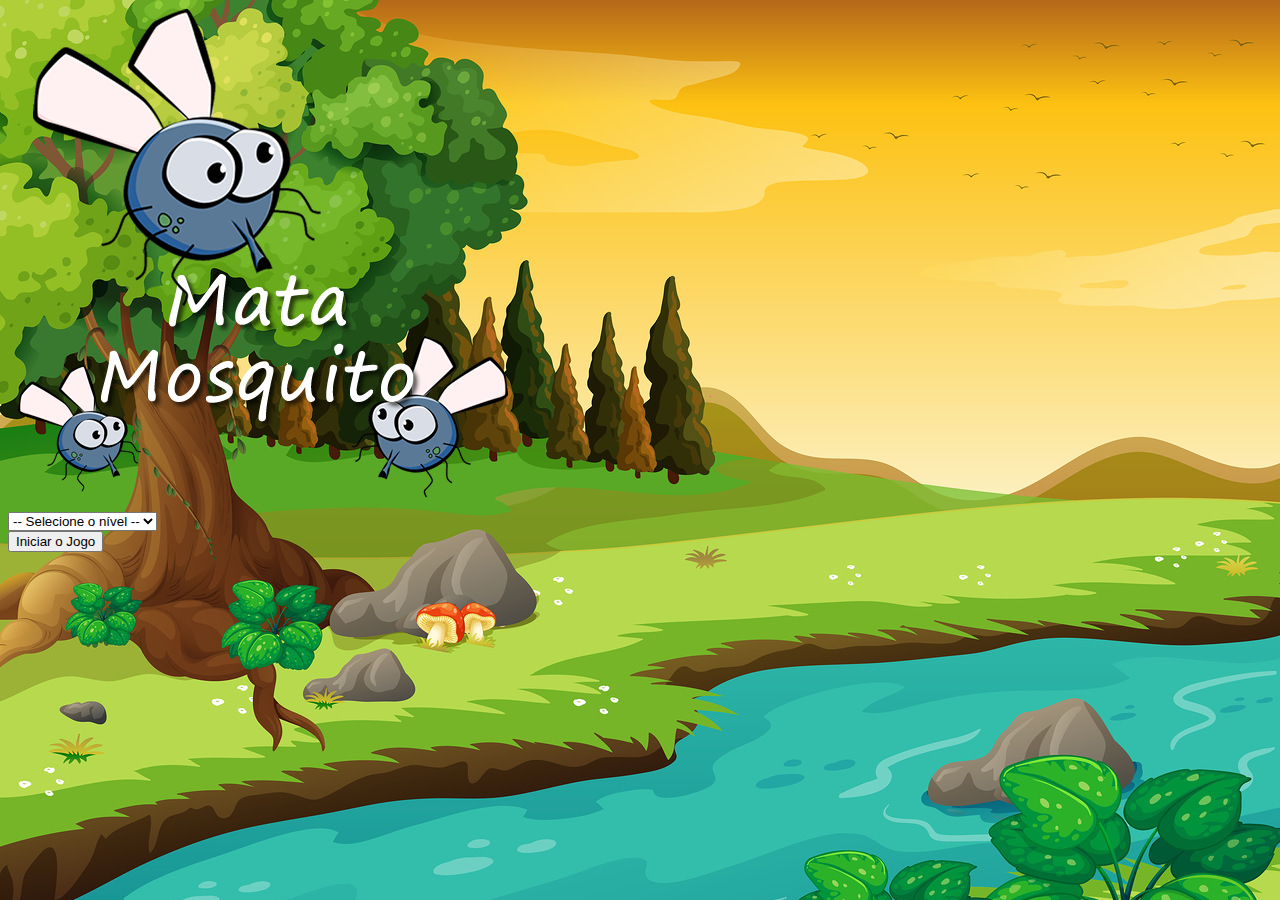
<file: public_html/index.html>
<!DOCTYPE html>
<!--
To change this license header, choose License Headers in Project Properties.
To change this template file, choose Tools | Templates
and open the template in the editor.
-->
<html>
    <head>
        <title>TODO supply a title</title>
        <meta charset="UTF-8">
        <meta name="viewport" content="width=device-width, initial-scale=1.0">
        <link href="https://cdn.jsdelivr.net/npm/bootstrap@5.2.0/dist/css/bootstrap.min.css" rel="stylesheet" integrity="sha384-gH2yIJqKdNHPEq0n4Mqa/HGKIhSkIHeL5AyhkYV8i59U5AR6csBvApHHNl/vI1Bx" crossorigin="anonymous" />
        <link rel="stylesheet" href="estilo.css" />
        
        <script>
            function iniciarJogo() {
               var nivel= document.getElementById('nivel').value
               
               if(nivel ===''){
                   alert('Selecione um nível para iniciar o jogo.')
                   return false
               }
               
               window.location.href="app.html?" + nivel
            }
        </script>
    </head>
    <body>
        <div class="container">
            <div class="row">
                <div class="col">
                    <div class="d-flex justify-content-center">
                        <img src="imagens/game.png" />
                    </div>
                </div>
            </div>

            <div class="row">
                <div class="col">
                    <div class="d-flex justify-content-center">
                        <div class="mb-2">
                            <select class="form-control" id="nivel">
                                <option value="">-- Selecione o nível --</option>
                                <option value="normal">Normal</option>
                                <option value="intermediario">Intermediário</option>
                                <option value="avancado">Avançado</option>
                            </select>
                        </div>
                    </div>
                </div>
            </div>

            <div class="row">
                <div class="col">
                    <div class="d-flex justify-content-center">
                        <button type="button" class="btn btn-danger btn-lg" onclick="iniciarJogo()">Iniciar o Jogo</button>
                    </div>
                </div>
            </div>

        </div>
    </body>
</html>
</file>
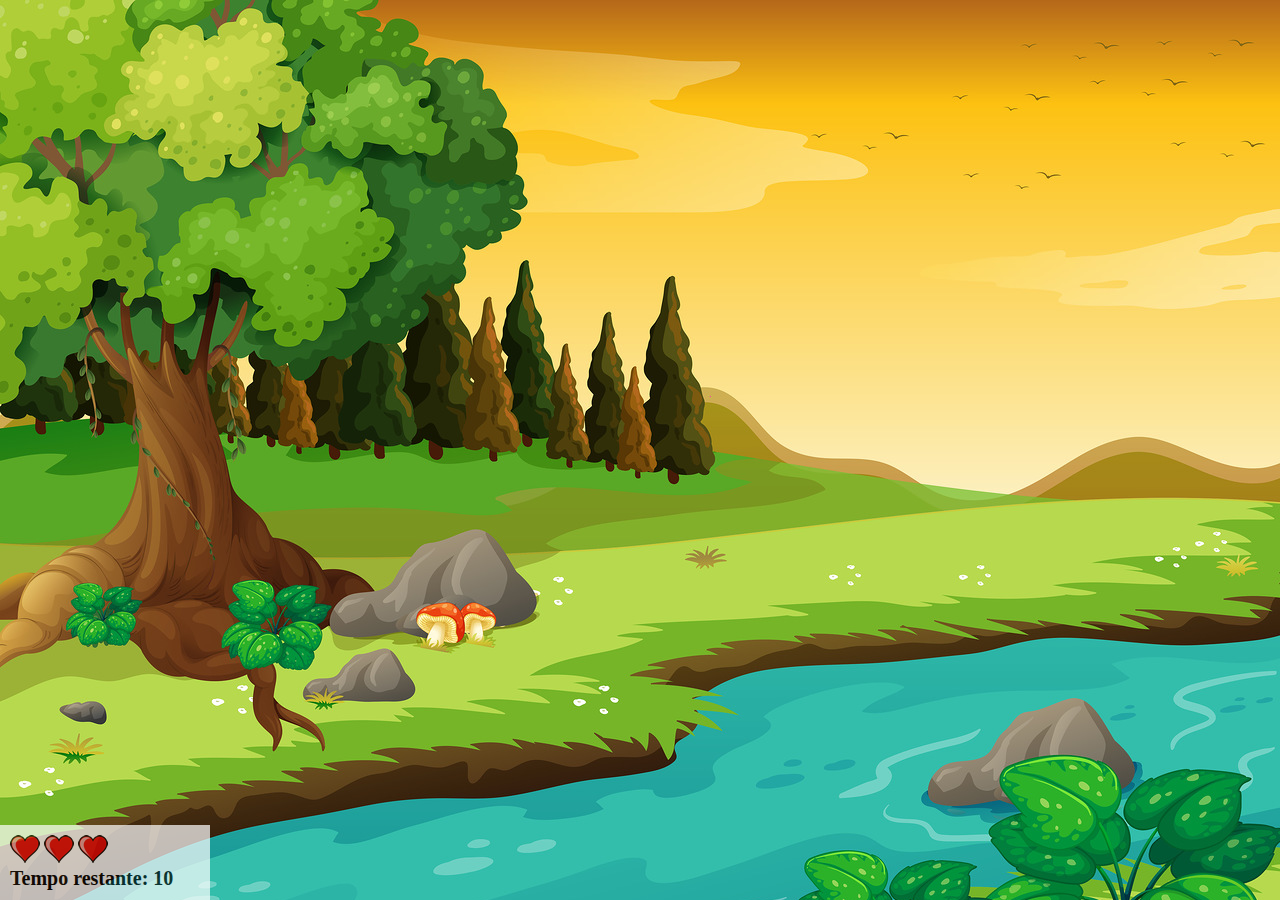
<file: public_html/app.html>
<!DOCTYPE HTML>
<html lang="pt-br">
    <head>
        <title></title>
        <link rel="stylesheet" href="estilo.css" />
        <script src="jogo.js"></script>
    </head>
    <body onresize="ajustaPalcoJogo()">
        <div class="painel">
            <div class="vidas">
                <img id="v1" src="imagens/coracao_cheio.png" />
                <img id="v2" src="imagens/coracao_cheio.png" />
                <img id="v3" src="imagens/coracao_cheio.png" />
            </div>
            <div class="cronometro">Tempo restante: <span id="cronometro"></span></div>
        </div>
        <script>
            
            document.getElementById('cronometro').innerHTML = tempo
            
            var criaMosca = setInterval(function () {
                posicaoRandomica()
            }, criaMoscaTempo)

        </script>
    </body>
</html>
</file>
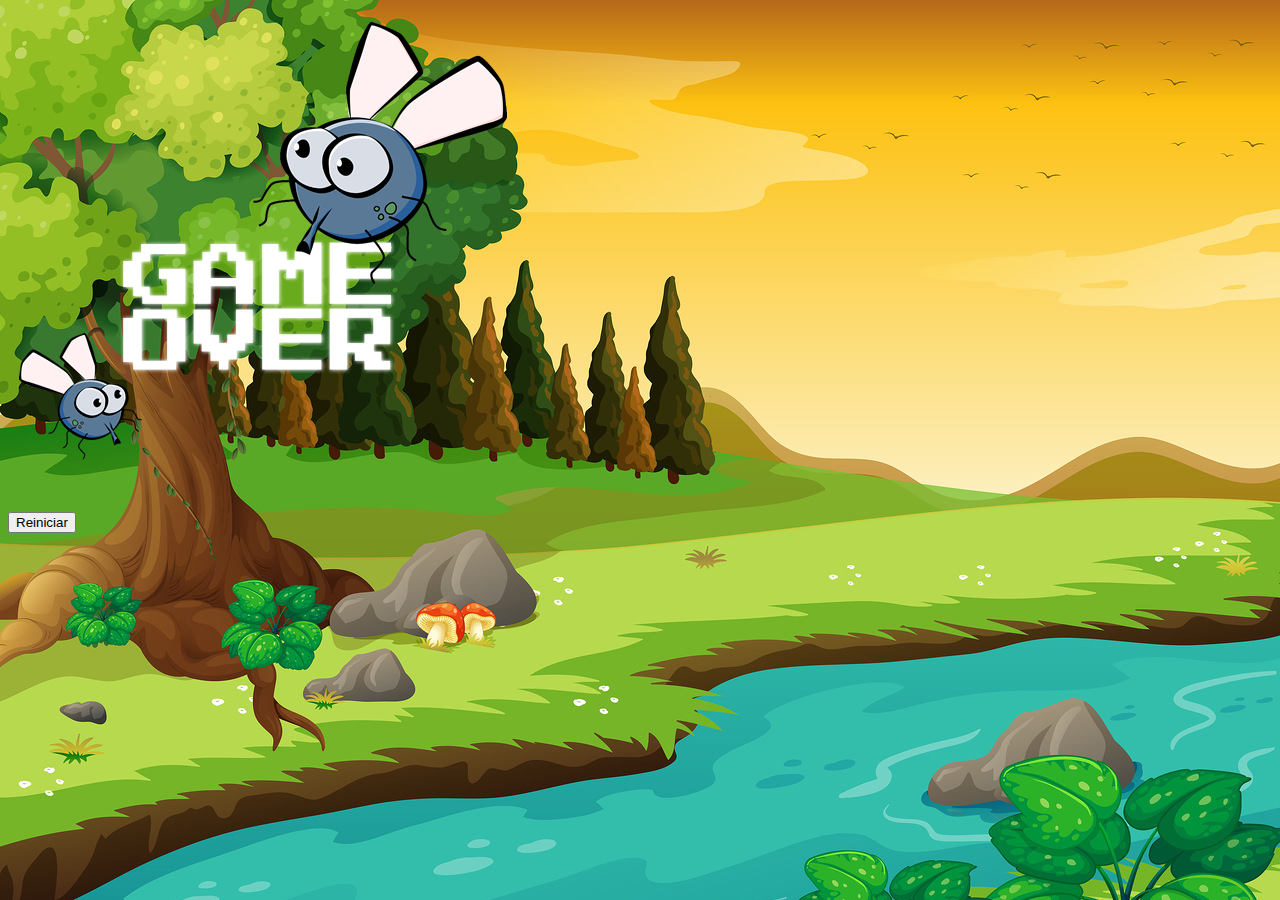
<file: public_html/fim_de_jogo.html>
<!DOCTYPE html>
<!--
To change this license header, choose License Headers in Project Properties.
To change this template file, choose Tools | Templates
and open the template in the editor.
-->
<html>
    <head>
        <title>TODO supply a title</title>
        <meta charset="UTF-8">
        <meta name="viewport" content="width=device-width, initial-scale=1.0">
        <link href="https://cdn.jsdelivr.net/npm/bootstrap@5.2.0/dist/css/bootstrap.min.css" rel="stylesheet" integrity="sha384-gH2yIJqKdNHPEq0n4Mqa/HGKIhSkIHeL5AyhkYV8i59U5AR6csBvApHHNl/vI1Bx" crossorigin="anonymous" />
        <link rel="stylesheet" href="estilo.css" />
    </head>
    <body>
        <div class="container">
            <div class="row">
                <div class="col">
                    <div class="d-flex justify-content-center">
                        <img src="imagens/game_over.png" />
                    </div>
                </div>
            </div>
            
            <div class="row">
                <div class="col">
                    <div class="d-flex justify-content-center">
                        <button type="button" class="btn btn-dark btn-lg" onclick="window.location.href = 'app.html' ">Reiniciar</button>
                    </div>
                </div>
            </div>

        </div>
    </body>
</html>
</file>
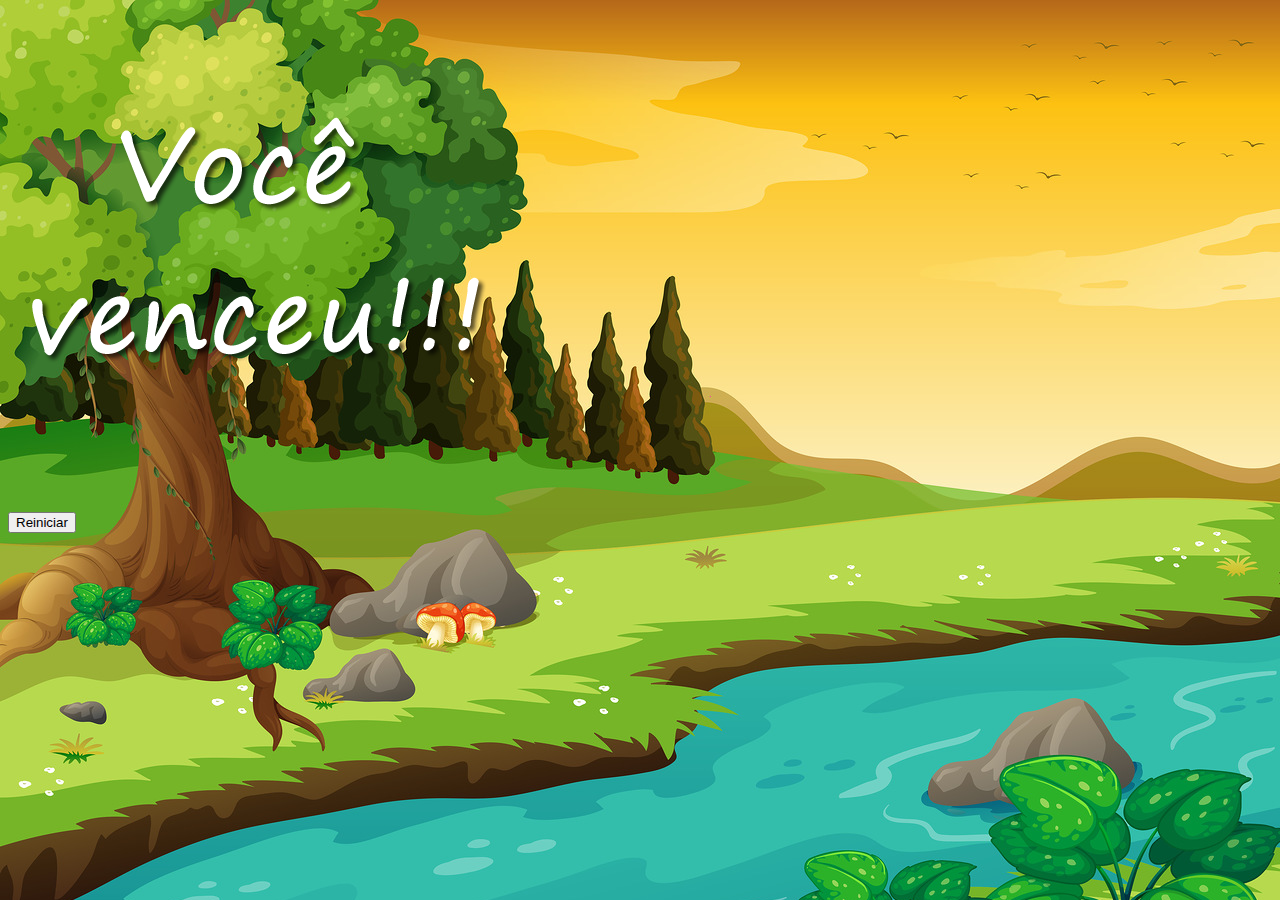
<file: public_html/vitoria.html>
<!DOCTYPE html>
<!--
To change this license header, choose License Headers in Project Properties.
To change this template file, choose Tools | Templates
and open the template in the editor.
-->
<html>
    <head>
        <title>TODO supply a title</title>
        <meta charset="UTF-8">
        <meta name="viewport" content="width=device-width, initial-scale=1.0">
        <link href="https://cdn.jsdelivr.net/npm/bootstrap@5.2.0/dist/css/bootstrap.min.css" rel="stylesheet" integrity="sha384-gH2yIJqKdNHPEq0n4Mqa/HGKIhSkIHeL5AyhkYV8i59U5AR6csBvApHHNl/vI1Bx" crossorigin="anonymous" />
        <link rel="stylesheet" href="estilo.css" />
    </head>
    <body>
        <div class="container">
            <div class="row">
                <div class="col">
                    <div class="d-flex justify-content-center">
                        <img src="imagens/vitoria.png" />
                    </div>
                </div>
            </div>
            
            <div class="row">
                <div class="col">
                    <div class="d-flex justify-content-center">
                        <button type="button" class="btn btn-dark btn-lg" onclick="window.location.href = 'index.html' ">Reiniciar</button>
                    </div>
                </div>
            </div>

        </div>
    </body>
</html>
</file>
<file: public_html/estilo.css>
html {
    cursor: url(imagens/mata_mosca.png) 30 30,auto;
}

body {
    background: url(imagens/bg.jpg);
    background-repeat: no-repeat;
}
.mosca1 {
	width: 50px;
	height:50px;
}

.mosca2 {
	width: 70px;
	height:70px;
}

.mosca3 {
	width: 90px;
	height:90px;
}

.ladoA {
	transform:scaleX(1);
}

.ladoB {
	transform:scaleX(-1);
}

.painel {
    position: absolute;
    width: 190px;
    padding: 10px;
    left: 0px;
    bottom: 0px;
    border-topo: solid 1px #fff;
    background-color: #fff;
    opacity: 0.7;
}

.vidas {
    float: left;
}

.cronometro {
    float: left;
    font-size: 20px;
    font-weight: bold;
}
</file>
